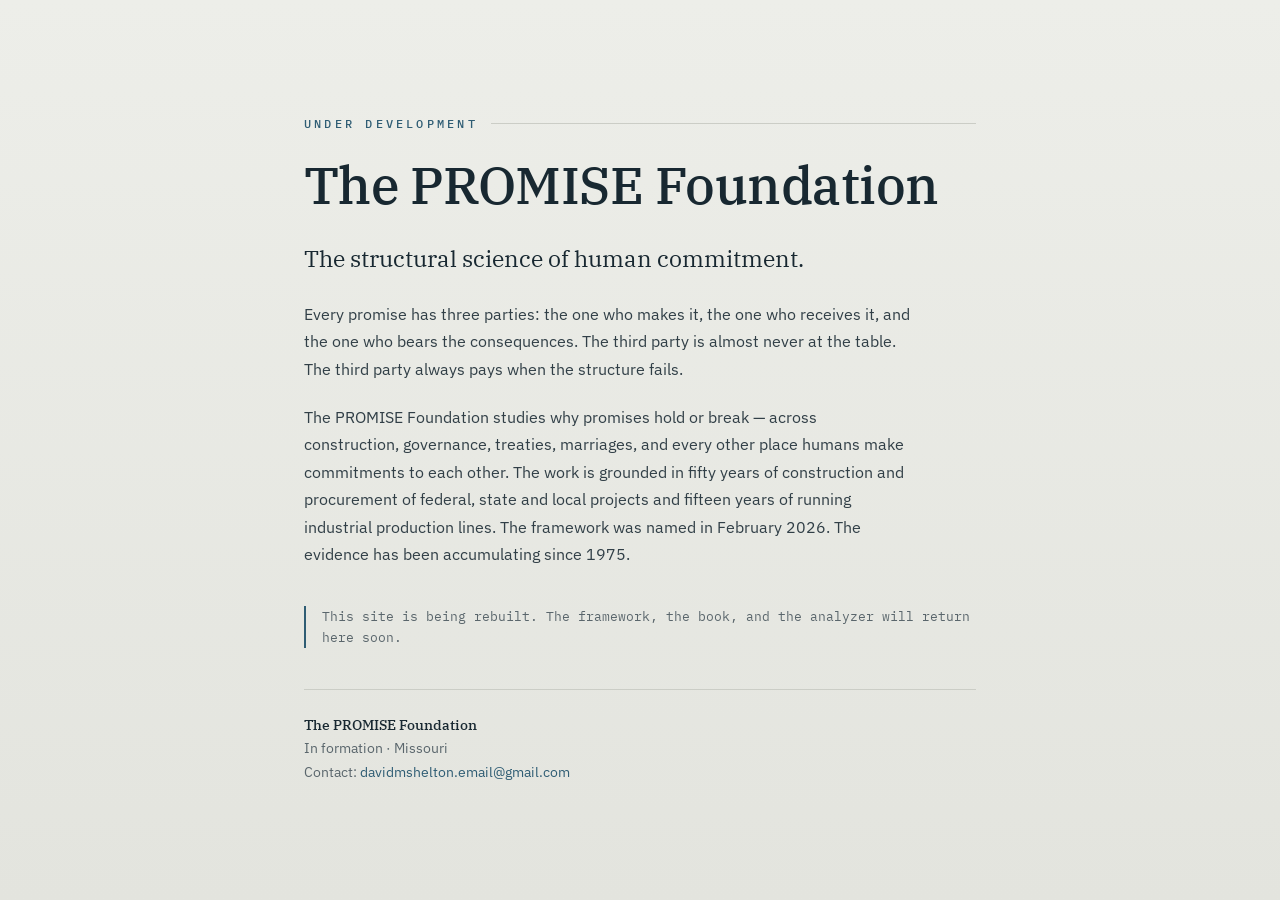
<file: index.html>
<!DOCTYPE html>
<html lang="en">
<head>
  <meta charset="UTF-8">
  <meta name="viewport" content="width=device-width, initial-scale=1.0">
  <title>The PROMISE Foundation — Under Development</title>
  <meta name="description" content="The structural science of human commitment. The PROMISE Foundation website is under development.">
  <meta name="robots" content="noindex">
  <link rel="preconnect" href="https://fonts.googleapis.com">
  <link rel="preconnect" href="https://fonts.gstatic.com" crossorigin>
  <link href="https://fonts.googleapis.com/css2?family=IBM+Plex+Serif:wght@400;500;600&family=IBM+Plex+Sans:wght@400;500&family=IBM+Plex+Mono:wght@400;500&display=swap" rel="stylesheet">
  <style>
    :root {
      --paper-top: #EDEEE9;
      --paper-bottom: #E3E4DE;
      --ink: #182831;
      --body: #313f47;
      --slate: #5a666c;
      --rule: #cbcdc6;
      --blueprint: #2f5d74;

      --serif: "IBM Plex Serif", Georgia, "Times New Roman", serif;
      --sans: "IBM Plex Sans", system-ui, -apple-system, Segoe UI, Roboto, sans-serif;
      --mono: "IBM Plex Mono", ui-monospace, SFMono-Regular, Menlo, monospace;
    }

    * { box-sizing: border-box; }

    html, body { height: 100%; }

    body {
      margin: 0;
      min-height: 100%;
      background: linear-gradient(180deg, var(--paper-top), var(--paper-bottom));
      color: var(--body);
      font-family: var(--sans);
      -webkit-font-smoothing: antialiased;
      display: flex;
      flex-direction: column;
      justify-content: center;
      padding: clamp(2rem, 6vw, 5rem) clamp(1.25rem, 5vw, 2rem);
    }

    .wrap {
      width: 100%;
      max-width: 42rem;
      margin: 0 auto;
      animation: rise 0.7s cubic-bezier(0.22, 1, 0.36, 1) both;
    }

    @keyframes rise {
      from { opacity: 0; transform: translateY(10px); }
      to   { opacity: 1; transform: none; }
    }

    .eyebrow {
      font-family: var(--mono);
      font-size: 0.72rem;
      font-weight: 500;
      letter-spacing: 0.28em;
      text-transform: uppercase;
      color: var(--blueprint);
      display: flex;
      align-items: center;
      gap: 0.85rem;
      margin: 0 0 1.6rem;
    }
    .eyebrow::after {
      content: "";
      height: 1px;
      flex: 1;
      background: var(--rule);
    }

    h1 {
      font-family: var(--serif);
      font-weight: 500;
      color: var(--ink);
      font-size: clamp(2.15rem, 6vw, 3.25rem);
      line-height: 1.06;
      letter-spacing: -0.01em;
      margin: 0 0 1.9rem;
    }

    .tagline {
      font-family: var(--serif);
      font-size: clamp(1.2rem, 2.6vw, 1.45rem);
      line-height: 1.4;
      color: var(--ink);
      margin: 0 0 1.6rem;
    }

    p.intro {
      font-size: 1rem;
      line-height: 1.72;
      margin: 0 0 1.3rem;
      max-width: 38rem;
    }

    .note {
      font-family: var(--mono);
      font-size: 0.82rem;
      line-height: 1.6;
      color: var(--slate);
      border-left: 2px solid var(--blueprint);
      padding-left: 1rem;
      margin: 2.3rem 0 0;
    }

    footer {
      margin-top: 2.6rem;
      padding-top: 1.5rem;
      border-top: 1px solid var(--rule);
      font-size: 0.85rem;
      color: var(--slate);
      line-height: 1.7;
    }
    footer .name {
      font-family: var(--serif);
      font-weight: 500;
      color: var(--ink);
    }
    footer a {
      color: var(--blueprint);
      text-decoration: none;
      border-bottom: 1px solid transparent;
      transition: border-color 0.2s ease;
    }
    footer a:hover { border-color: var(--blueprint); }

    a:focus-visible {
      outline: 2px solid var(--blueprint);
      outline-offset: 3px;
      border-radius: 2px;
    }

    @media (prefers-reduced-motion: reduce) {
      .wrap { animation: none; }
    }
  </style>
</head>
<body>
  <div class="wrap">
    <p class="eyebrow">Under Development</p>

    <h1>The PROMISE Foundation</h1>

    <p class="tagline">The structural science of human commitment.</p>

    <p class="intro">Every promise has three parties: the one who makes it, the one who receives it, and the one who bears the consequences. The third party is almost never at the table. The third party always pays when the structure fails.</p>

    <p class="intro">The PROMISE Foundation studies why promises hold or break — across construction, governance, treaties, marriages, and every other place humans make commitments to each other. The work is grounded in fifty years of construction and procurement of federal, state and local projects and fifteen years of running industrial production lines. The framework was named in February 2026. The evidence has been accumulating since 1975.</p>

    <p class="note">This site is being rebuilt. The framework, the book, and the analyzer will return here soon.</p>

    <footer>
      <div class="name">The PROMISE Foundation</div>
      <div>In formation · Missouri</div>
      <div>Contact: <a href="mailto:davidmshelton.email@gmail.com">davidmshelton.email@gmail.com</a></div>
    </footer>
  </div>
</body>
</html>
</file>
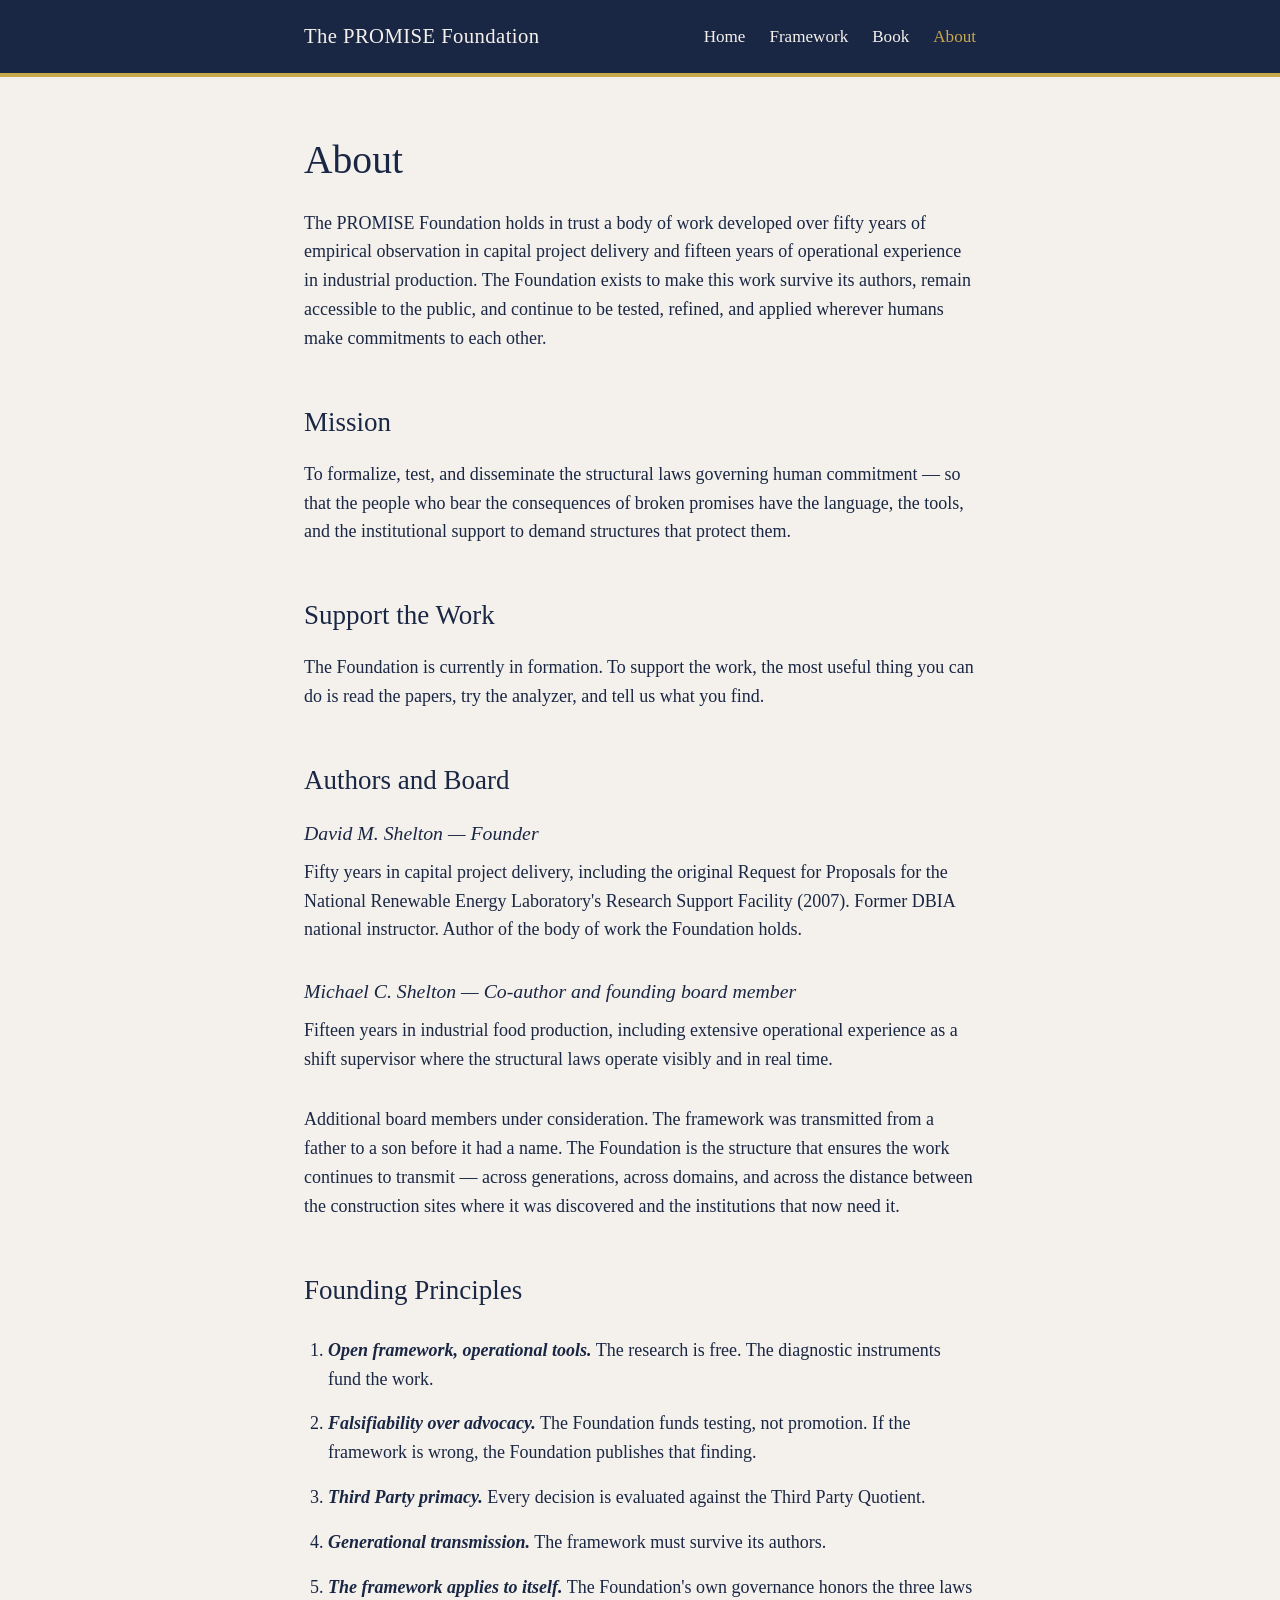
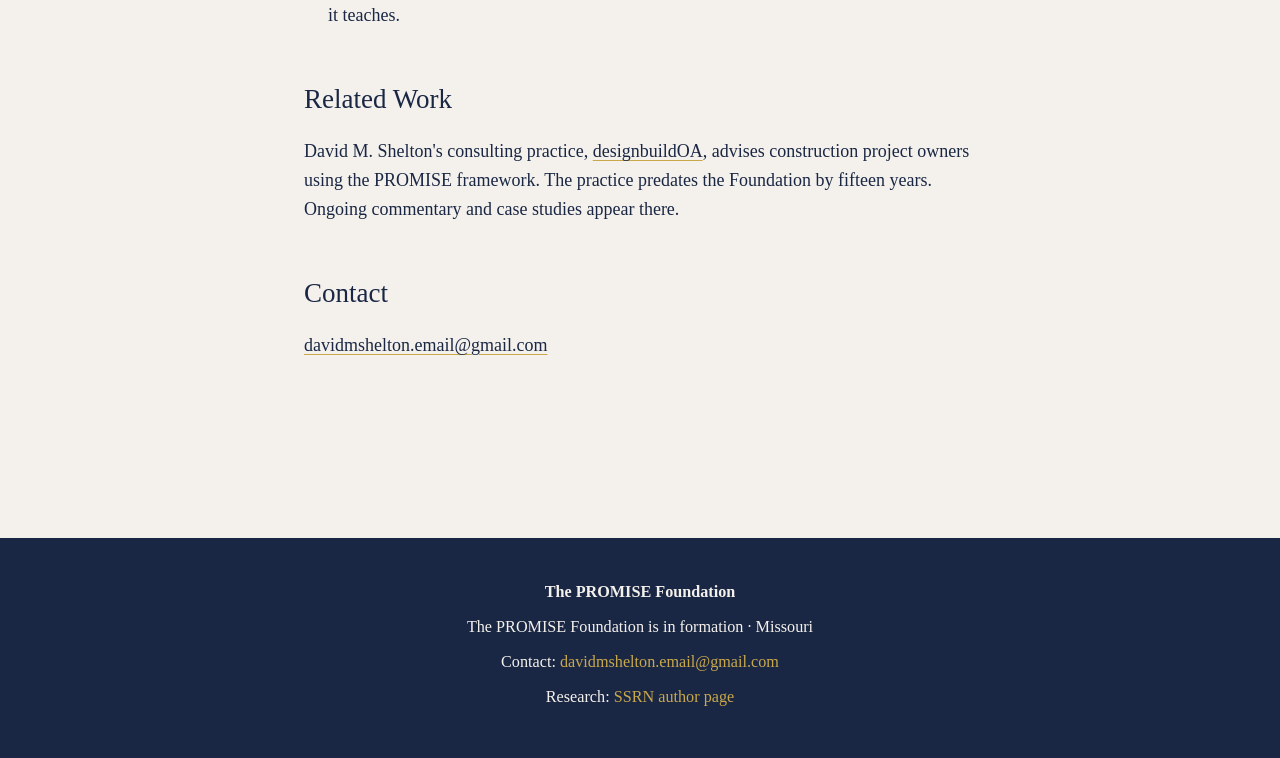
<file: about.html>
<!DOCTYPE html>
<html lang="en">
<head>
  <meta charset="UTF-8">
  <meta name="viewport" content="width=device-width, initial-scale=1.0">
  <title>About — The PROMISE Foundation</title>
  <meta name="description" content="About The PROMISE Foundation, its mission, founding board, and principles.">
  <link rel="stylesheet" href="styles.css">
</head>
<body>

  <header>
    <div class="container">
      <div class="site-title">
        <a href="index.html">The PROMISE Foundation</a>
      </div>
      <nav>
        <ul>
          <li><a href="index.html">Home</a></li>
          <li><a href="framework.html">Framework</a></li>
          <li><a href="book.html">Book</a></li>
          <li><a href="about.html" class="active">About</a></li>
        </ul>
      </nav>
    </div>
  </header>

  <main>
    <div class="container">

      <h1>About</h1>

      <p>
        The PROMISE Foundation holds in trust a body of work developed over fifty years of empirical observation in capital project delivery and fifteen years of operational experience in industrial production. The Foundation exists to make this work survive its authors, remain accessible to the public, and continue to be tested, refined, and applied wherever humans make commitments to each other.
      </p>

      <h2>Mission</h2>

      <p>
        To formalize, test, and disseminate the structural laws governing human commitment — so that the people who bear the consequences of broken promises have the language, the tools, and the institutional support to demand structures that protect them.
      </p>

      <h2>Support the Work</h2>

      <p>
        The Foundation is currently in formation. To support the work, the most useful thing you can do is read the papers, try the analyzer, and tell us what you find.
      </p>

      <h2>Authors and Board</h2>

      <div class="author">
        <div class="author-name">David M. Shelton — Founder</div>
        <p>
          Fifty years in capital project delivery, including the original Request for Proposals for the National Renewable Energy Laboratory's Research Support Facility (2007). Former DBIA national instructor. Author of the body of work the Foundation holds.
        </p>
      </div>

      <div class="author">
        <div class="author-name">Michael C. Shelton — Co-author and founding board member</div>
        <p>
          Fifteen years in industrial food production, including extensive operational experience as a shift supervisor where the structural laws operate visibly and in real time.
        </p>
      </div>

      <p>
        Additional board members under consideration. The framework was transmitted from a father to a son before it had a name. The Foundation is the structure that ensures the work continues to transmit — across generations, across domains, and across the distance between the construction sites where it was discovered and the institutions that now need it.
      </p>

      <h2>Founding Principles</h2>

      <ol class="principles">
        <li>
          <em>Open framework, operational tools.</em> The research is free. The diagnostic instruments fund the work.
        </li>
        <li>
          <em>Falsifiability over advocacy.</em> The Foundation funds testing, not promotion. If the framework is wrong, the Foundation publishes that finding.
        </li>
        <li>
          <em>Third Party primacy.</em> Every decision is evaluated against the Third Party Quotient.
        </li>
        <li>
          <em>Generational transmission.</em> The framework must survive its authors.
        </li>
        <li>
          <em>The framework applies to itself.</em> The Foundation's own governance honors the three laws it teaches.
        </li>
      </ol>

      <h2>Related Work</h2>

      <p>
        David M. Shelton's consulting practice, <a href="https://www.designbuildoa.com" target="_blank" rel="noopener">designbuildOA</a>, advises construction project owners using the PROMISE framework. The practice predates the Foundation by fifteen years. Ongoing commentary and case studies appear there.
      </p>

      <h2>Contact</h2>

      <p>
        <a href="mailto:davidmshelton.email@gmail.com">davidmshelton.email@gmail.com</a>
      </p>

    </div>
  </main>

  <footer>
    <div class="container">
      <div class="footer-line"><strong>The PROMISE Foundation</strong></div>
      <div class="footer-line">The PROMISE Foundation is in formation · Missouri</div>
      <div class="footer-line">Contact: <a href="mailto:davidmshelton.email@gmail.com">davidmshelton.email@gmail.com</a></div>
      <div class="footer-line">Research: <a href="https://ssrn.com/author=10508137" target="_blank" rel="noopener">SSRN author page</a></div>
    </div>
  </footer>

</body>
</html>
</file>
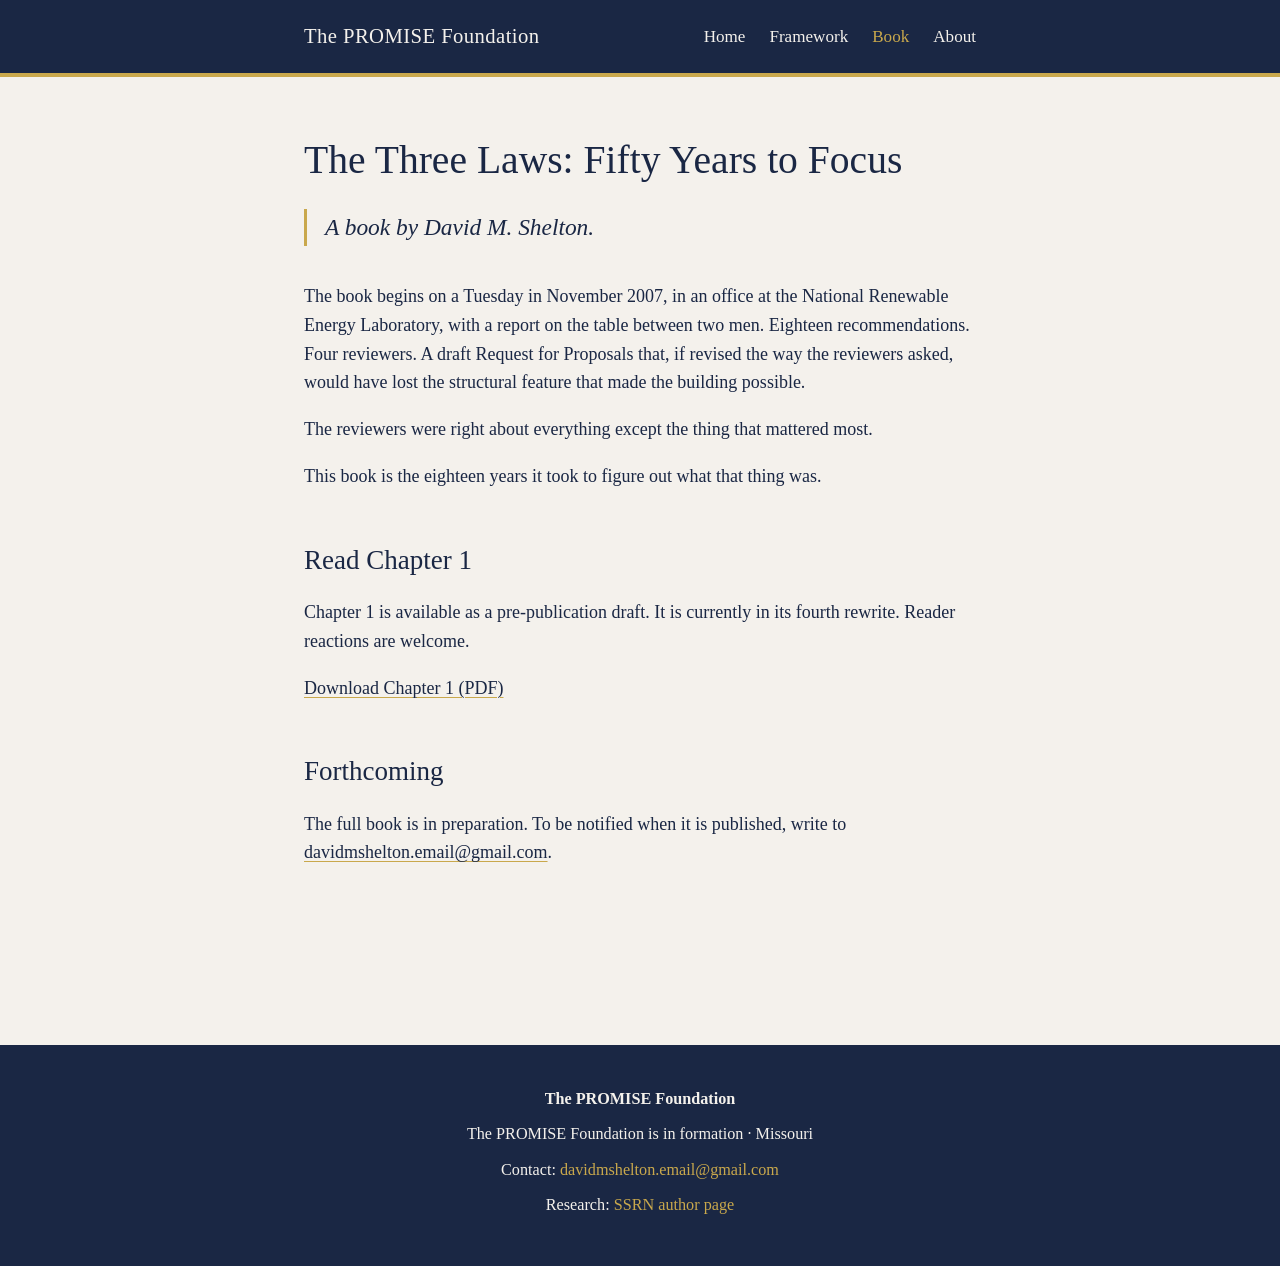
<file: book.html>
<!DOCTYPE html>
<html lang="en">
<head>
  <meta charset="UTF-8">
  <meta name="viewport" content="width=device-width, initial-scale=1.0">
  <title>The Book — The PROMISE Foundation</title>
  <meta name="description" content="The Three Laws: Fifty Years to Focus. A book by David M. Shelton. Forthcoming. Chapter 1 available now.">
  <link rel="stylesheet" href="styles.css">
</head>
<body>

  <header>
    <div class="container">
      <div class="site-title">
        <a href="index.html">The PROMISE Foundation</a>
      </div>
      <nav>
        <ul>
          <li><a href="index.html">Home</a></li>
          <li><a href="framework.html">Framework</a></li>
          <li><a href="book.html" class="active">Book</a></li>
          <li><a href="about.html">About</a></li>
        </ul>
      </nav>
    </div>
  </header>

  <main>
    <div class="container">

      <h1>The Three Laws: Fifty Years to Focus</h1>

      <p class="tagline">
        A book by David M. Shelton.
      </p>

      <p>
        The book begins on a Tuesday in November 2007, in an office at the National Renewable Energy Laboratory, with a report on the table between two men. Eighteen recommendations. Four reviewers. A draft Request for Proposals that, if revised the way the reviewers asked, would have lost the structural feature that made the building possible.
      </p>

      <p>
        The reviewers were right about everything except the thing that mattered most.
      </p>

      <p>
        This book is the eighteen years it took to figure out what that thing was.
      </p>

      <h2>Read Chapter 1</h2>

      <p>
        Chapter 1 is available as a pre-publication draft. It is currently in its fourth rewrite. Reader reactions are welcome.
      </p>

      <p>
        <a href="papers/chapter-one.pdf" target="_blank">Download Chapter 1 (PDF)</a>
      </p>

      <h2>Forthcoming</h2>

      <p>
        The full book is in preparation. To be notified when it is published, write to <a href="mailto:davidmshelton.email@gmail.com">davidmshelton.email@gmail.com</a>.
      </p>

    </div>
  </main>

  <footer>
    <div class="container">
      <div class="footer-line"><strong>The PROMISE Foundation</strong></div>
      <div class="footer-line">The PROMISE Foundation is in formation · Missouri</div>
      <div class="footer-line">Contact: <a href="mailto:davidmshelton.email@gmail.com">davidmshelton.email@gmail.com</a></div>
      <div class="footer-line">Research: <a href="https://ssrn.com/author=10508137" target="_blank" rel="noopener">SSRN author page</a></div>
    </div>
  </footer>

</body>
</html>
</file>
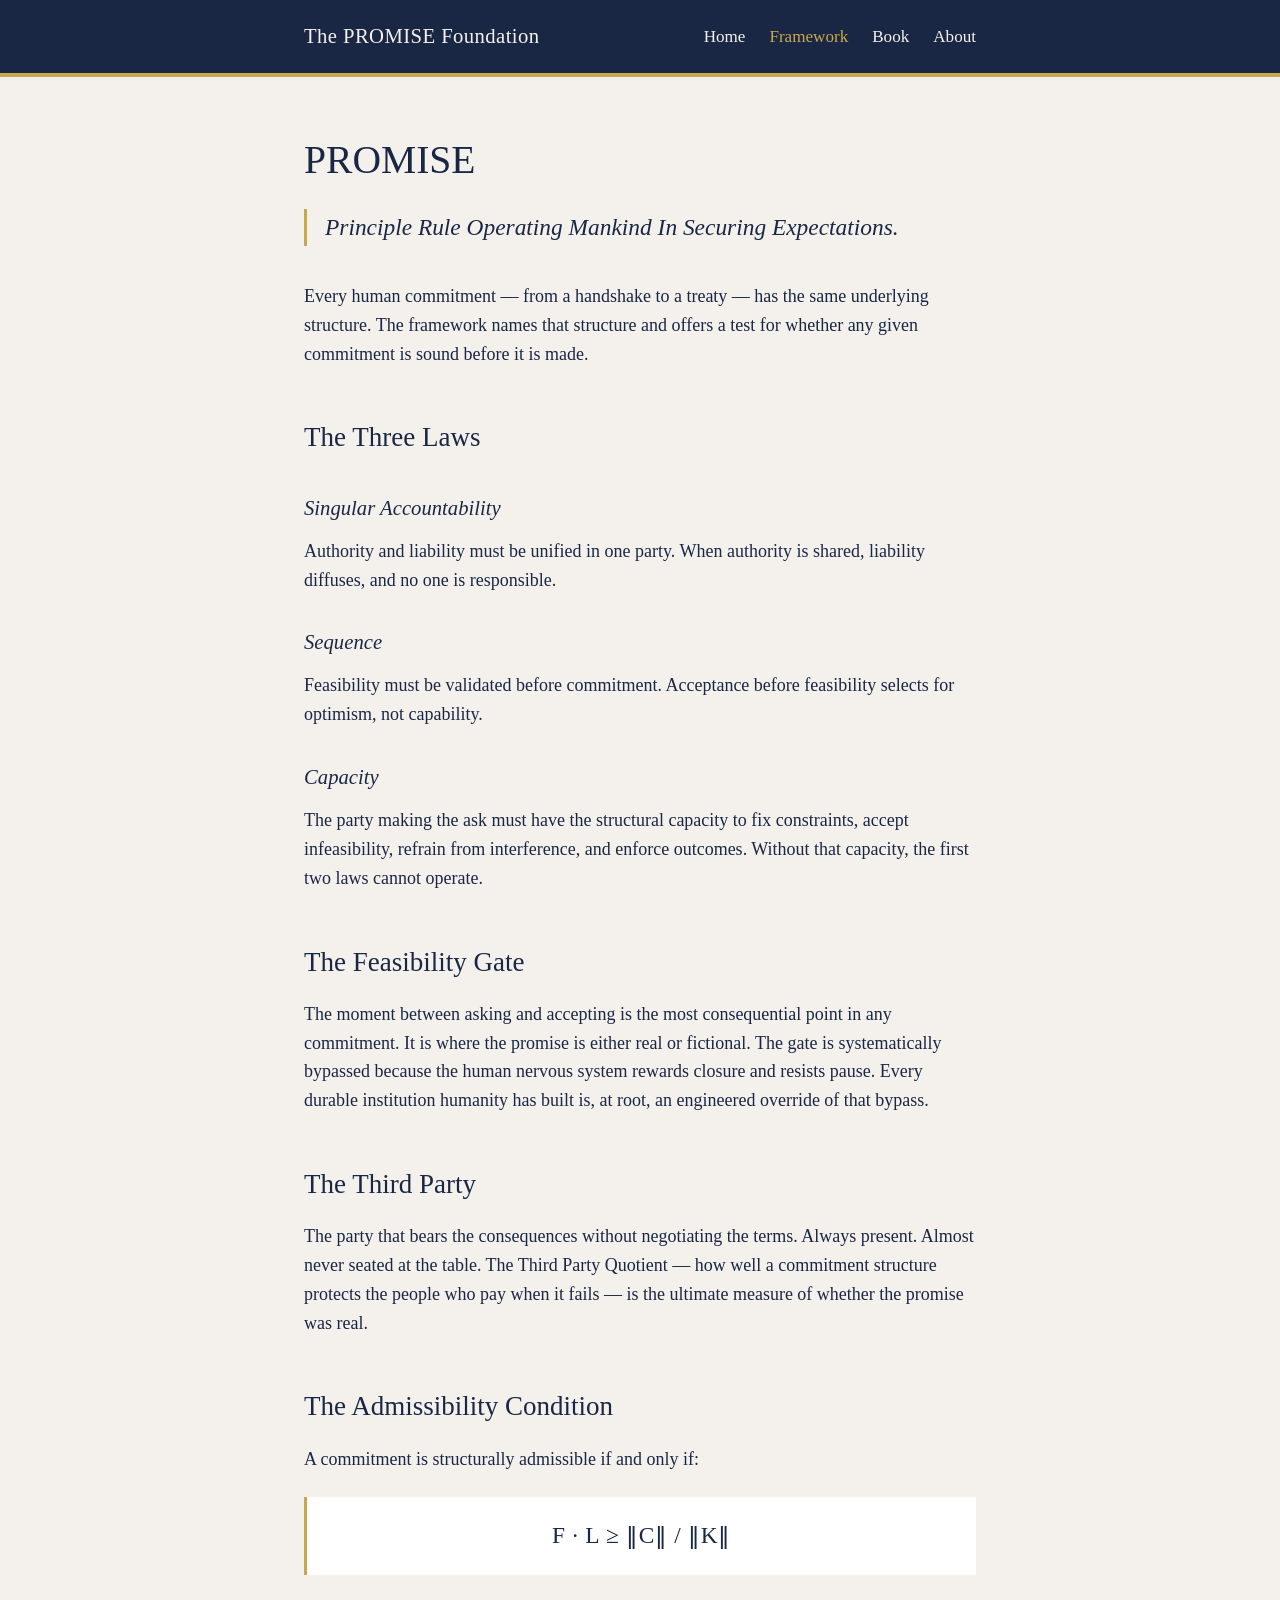
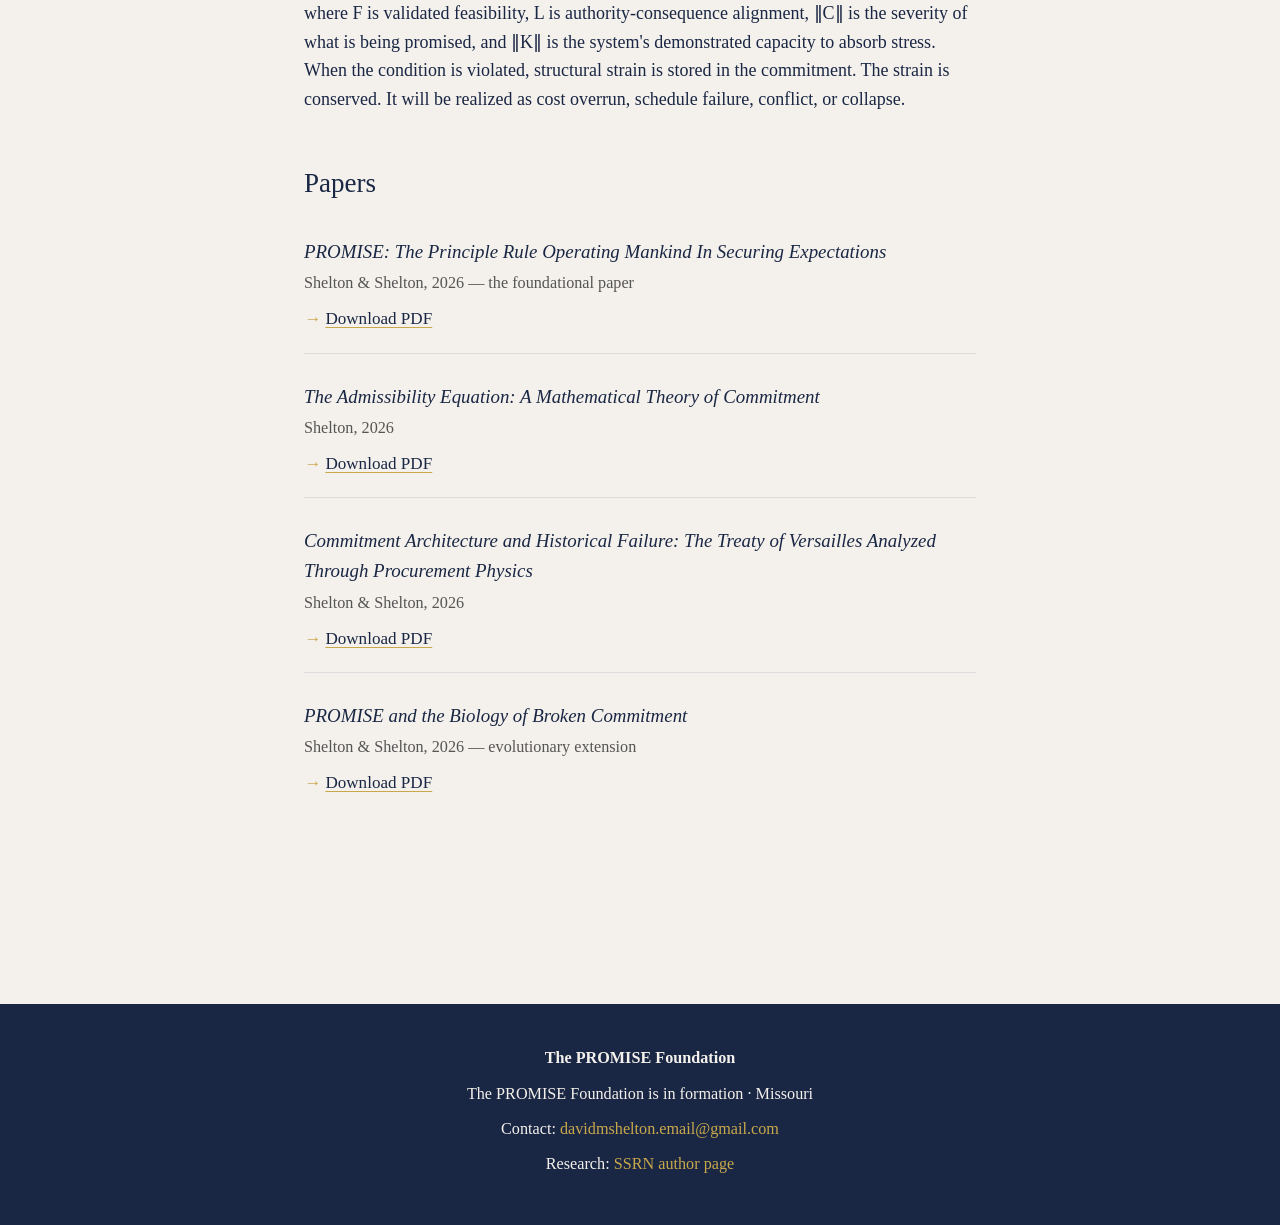
<file: framework.html>
<!DOCTYPE html>
<html lang="en">
<head>
  <meta charset="UTF-8">
  <meta name="viewport" content="width=device-width, initial-scale=1.0">
  <title>The Framework — The PROMISE Foundation</title>
  <meta name="description" content="PROMISE: Principle Rule Operating Mankind In Securing Expectations. The three laws, the feasibility gate, the third party, and the admissibility condition.">
  <link rel="stylesheet" href="styles.css">
</head>
<body>

  <header>
    <div class="container">
      <div class="site-title">
        <a href="index.html">The PROMISE Foundation</a>
      </div>
      <nav>
        <ul>
          <li><a href="index.html">Home</a></li>
          <li><a href="framework.html" class="active">Framework</a></li>
          <li><a href="book.html">Book</a></li>
          <li><a href="about.html">About</a></li>
        </ul>
      </nav>
    </div>
  </header>

  <main>
    <div class="container">

      <h1>PROMISE</h1>

      <p class="tagline">
        Principle Rule Operating Mankind In Securing Expectations.
      </p>

      <p>
        Every human commitment — from a handshake to a treaty — has the same underlying structure. The framework names that structure and offers a test for whether any given commitment is sound before it is made.
      </p>

      <h2>The Three Laws</h2>

      <h3>Singular Accountability</h3>
      <p>
        Authority and liability must be unified in one party. When authority is shared, liability diffuses, and no one is responsible.
      </p>

      <h3>Sequence</h3>
      <p>
        Feasibility must be validated before commitment. Acceptance before feasibility selects for optimism, not capability.
      </p>

      <h3>Capacity</h3>
      <p>
        The party making the ask must have the structural capacity to fix constraints, accept infeasibility, refrain from interference, and enforce outcomes. Without that capacity, the first two laws cannot operate.
      </p>

      <h2>The Feasibility Gate</h2>

      <p>
        The moment between asking and accepting is the most consequential point in any commitment. It is where the promise is either real or fictional. The gate is systematically bypassed because the human nervous system rewards closure and resists pause. Every durable institution humanity has built is, at root, an engineered override of that bypass.
      </p>

      <h2>The Third Party</h2>

      <p>
        The party that bears the consequences without negotiating the terms. Always present. Almost never seated at the table. The Third Party Quotient — how well a commitment structure protects the people who pay when it fails — is the ultimate measure of whether the promise was real.
      </p>

      <h2>The Admissibility Condition</h2>

      <p>A commitment is structurally admissible if and only if:</p>

      <div class="equation">
        F · L ≥ ‖C‖ / ‖K‖
      </div>

      <p>
        where F is validated feasibility, L is authority-consequence alignment, ‖C‖ is the severity of what is being promised, and ‖K‖ is the system's demonstrated capacity to absorb stress. When the condition is violated, structural strain is stored in the commitment. The strain is conserved. It will be realized as cost overrun, schedule failure, conflict, or collapse.
      </p>

      <h2>Papers</h2>

      <div class="papers">

        <div class="paper">
          <div class="paper-title">PROMISE: The Principle Rule Operating Mankind In Securing Expectations</div>
          <div class="paper-meta">Shelton & Shelton, 2026 — the foundational paper</div>
          <div class="paper-link"><a href="papers/promise.pdf" target="_blank">Download PDF</a></div>
        </div>

        <div class="paper">
          <div class="paper-title">The Admissibility Equation: A Mathematical Theory of Commitment</div>
          <div class="paper-meta">Shelton, 2026</div>
          <div class="paper-link"><a href="papers/admissibility-equation.pdf" target="_blank">Download PDF</a></div>
        </div>

        <div class="paper">
          <div class="paper-title">Commitment Architecture and Historical Failure: The Treaty of Versailles Analyzed Through Procurement Physics</div>
          <div class="paper-meta">Shelton & Shelton, 2026</div>
          <div class="paper-link"><a href="papers/versailles.pdf" target="_blank">Download PDF</a></div>
        </div>

        <div class="paper">
          <div class="paper-title">PROMISE and the Biology of Broken Commitment</div>
          <div class="paper-meta">Shelton & Shelton, 2026 — evolutionary extension</div>
          <div class="paper-link"><a href="papers/biology-of-broken-commitment.pdf" target="_blank">Download PDF</a></div>
        </div>

      </div>

    </div>
  </main>

  <footer>
    <div class="container">
      <div class="footer-line"><strong>The PROMISE Foundation</strong></div>
      <div class="footer-line">The PROMISE Foundation is in formation · Missouri</div>
      <div class="footer-line">Contact: <a href="mailto:davidmshelton.email@gmail.com">davidmshelton.email@gmail.com</a></div>
      <div class="footer-line">Research: <a href="https://ssrn.com/author=10508137" target="_blank" rel="noopener">SSRN author page</a></div>
    </div>
  </footer>

</body>
</html>
</file>
<file: styles.css>
/* ============================================================
   The PROMISE Foundation — shared stylesheet
   Visual language: navy, gold, cream, Georgia serif
   Matches 3pq.online for family resemblance
   ============================================================ */

/* Reset and base */
* {
  margin: 0;
  padding: 0;
  box-sizing: border-box;
}

html {
  font-size: 18px;
  scroll-behavior: smooth;
}

body {
  font-family: Georgia, "Times New Roman", serif;
  line-height: 1.6;
  color: #1a2744;
  background: #f4f1ec;
  -webkit-font-smoothing: antialiased;
  -moz-osx-font-smoothing: grayscale;
}

/* Layout container */
.container {
  max-width: 720px;
  margin: 0 auto;
  padding: 0 24px;
}

/* Header / nav */
header {
  background: #1a2744;
  color: #f4f1ec;
  padding: 20px 0;
  border-bottom: 4px solid #c9a84c;
}

header .container {
  display: flex;
  justify-content: space-between;
  align-items: center;
  flex-wrap: wrap;
  gap: 12px;
}

.site-title {
  font-size: 1.15rem;
  font-weight: normal;
  letter-spacing: 0.02em;
}

.site-title a {
  color: #f4f1ec;
  text-decoration: none;
}

.site-title a:hover {
  color: #c9a84c;
}

nav ul {
  list-style: none;
  display: flex;
  gap: 24px;
  flex-wrap: wrap;
}

nav a {
  color: #f4f1ec;
  text-decoration: none;
  font-size: 0.95rem;
}

nav a:hover {
  color: #c9a84c;
}

nav a.active {
  color: #c9a84c;
}

/* Main content */
main {
  padding: 60px 0 80px;
}

h1 {
  font-size: 2.2rem;
  line-height: 1.2;
  margin-bottom: 24px;
  font-weight: normal;
  color: #1a2744;
}

h2 {
  font-size: 1.5rem;
  margin-top: 48px;
  margin-bottom: 16px;
  font-weight: normal;
  color: #1a2744;
}

h3 {
  font-size: 1.15rem;
  margin-top: 32px;
  margin-bottom: 12px;
  font-style: italic;
  font-weight: normal;
  color: #1a2744;
}

p {
  margin-bottom: 18px;
}

a {
  color: #1a2744;
  text-decoration: underline;
  text-decoration-color: #c9a84c;
  text-decoration-thickness: 1px;
  text-underline-offset: 3px;
}

a:hover {
  color: #c9a84c;
}

em {
  font-style: italic;
}

strong {
  font-weight: bold;
}

/* Tagline / subtitle on home */
.tagline {
  font-size: 1.3rem;
  font-style: italic;
  color: #1a2744;
  margin-bottom: 36px;
  border-left: 3px solid #c9a84c;
  padding-left: 18px;
}

/* Three-paths block on home */
.paths {
  margin: 48px 0;
  padding: 32px 0;
  border-top: 1px solid #c9a84c;
  border-bottom: 1px solid #c9a84c;
}

.paths h2 {
  margin-top: 0;
  margin-bottom: 20px;
  font-size: 1.1rem;
  text-transform: uppercase;
  letter-spacing: 0.08em;
  color: #1a2744;
}

.path-item {
  margin-bottom: 16px;
}

.path-item a {
  font-size: 1.1rem;
  text-decoration: none;
  color: #1a2744;
}

.path-item a::before {
  content: "→ ";
  color: #c9a84c;
}

.path-item a:hover {
  color: #c9a84c;
}

.path-item .desc {
  margin-top: 4px;
  margin-left: 24px;
  font-size: 0.95rem;
  color: #555;
}

/* Credibility note (italic block on home) */
.credibility {
  margin: 48px 0;
  padding: 24px 0;
  font-style: italic;
  color: #444;
  font-size: 0.95rem;
  border-top: 1px solid #ddd;
  border-bottom: 1px solid #ddd;
}

/* Papers list on framework page */
.papers {
  margin-top: 32px;
}

.paper {
  margin-bottom: 28px;
  padding-bottom: 20px;
  border-bottom: 1px solid #ddd;
}

.paper:last-child {
  border-bottom: none;
}

.paper-title {
  font-style: italic;
  font-size: 1.05rem;
  margin-bottom: 4px;
}

.paper-meta {
  font-size: 0.9rem;
  color: #555;
  margin-bottom: 8px;
}

.paper-link {
  font-size: 0.95rem;
}

.paper-link::before {
  content: "→ ";
  color: #c9a84c;
}

/* Equation block */
.equation {
  text-align: center;
  font-size: 1.3rem;
  margin: 24px 0;
  padding: 20px;
  background: white;
  border-left: 3px solid #c9a84c;
  font-family: Georgia, serif;
  letter-spacing: 0.03em;
}

/* Principles list (numbered) */
.principles {
  margin: 24px 0;
  padding-left: 24px;
}

.principles li {
  margin-bottom: 16px;
  line-height: 1.6;
}

.principles li em {
  color: #1a2744;
  font-weight: bold;
  font-style: italic;
}

/* Author bio block on About */
.author {
  margin-bottom: 32px;
}

.author-name {
  font-style: italic;
  font-size: 1.1rem;
  margin-bottom: 8px;
}

/* Footer */
footer {
  background: #1a2744;
  color: #f4f1ec;
  padding: 40px 0;
  margin-top: 80px;
  font-size: 0.9rem;
}

footer .container {
  text-align: center;
  line-height: 1.8;
}

footer a {
  color: #c9a84c;
  text-decoration: none;
}

footer a:hover {
  text-decoration: underline;
}

footer .footer-line {
  margin-bottom: 6px;
}

/* Responsive — phone */
@media (max-width: 600px) {
  html {
    font-size: 17px;
  }

  .container {
    padding: 0 18px;
  }

  header .container {
    flex-direction: column;
    align-items: flex-start;
  }

  nav ul {
    gap: 16px;
  }

  h1 {
    font-size: 1.8rem;
  }

  .tagline {
    font-size: 1.1rem;
  }

  main {
    padding: 40px 0 60px;
  }
}
</file>
